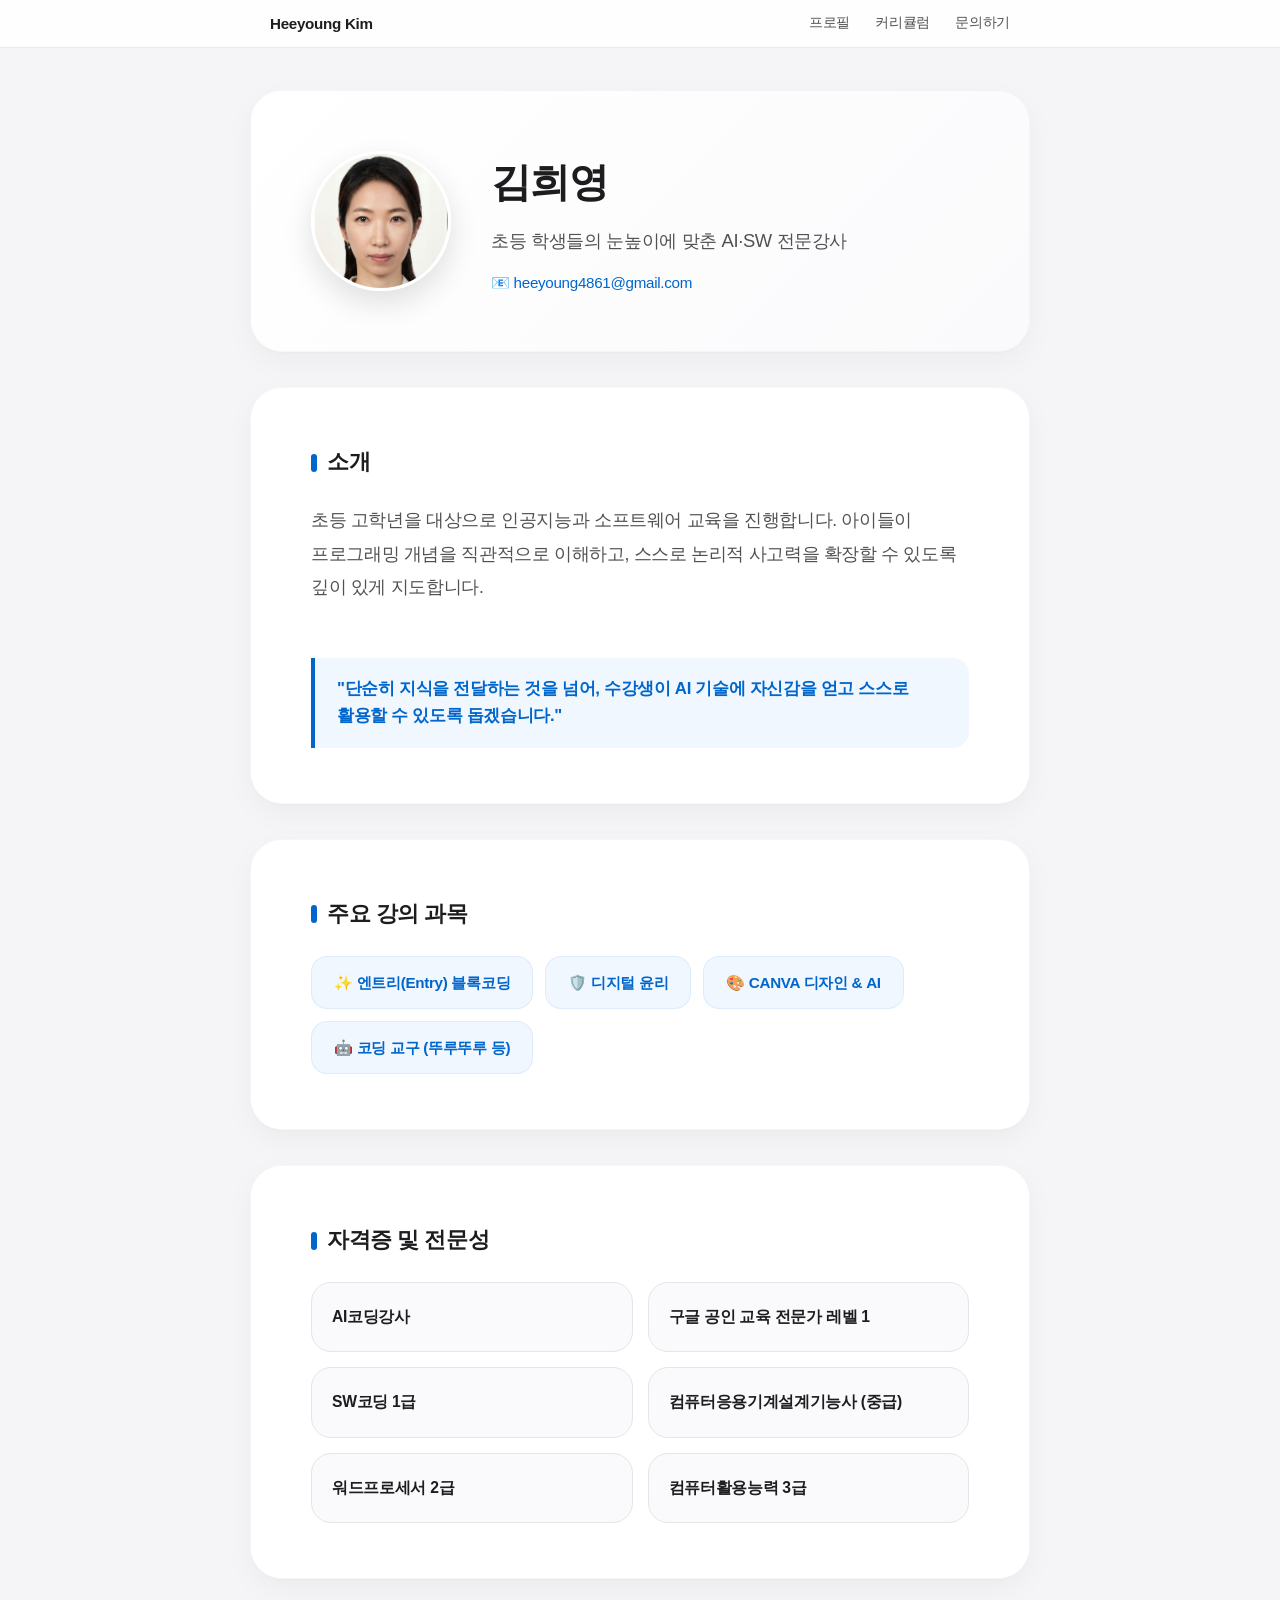
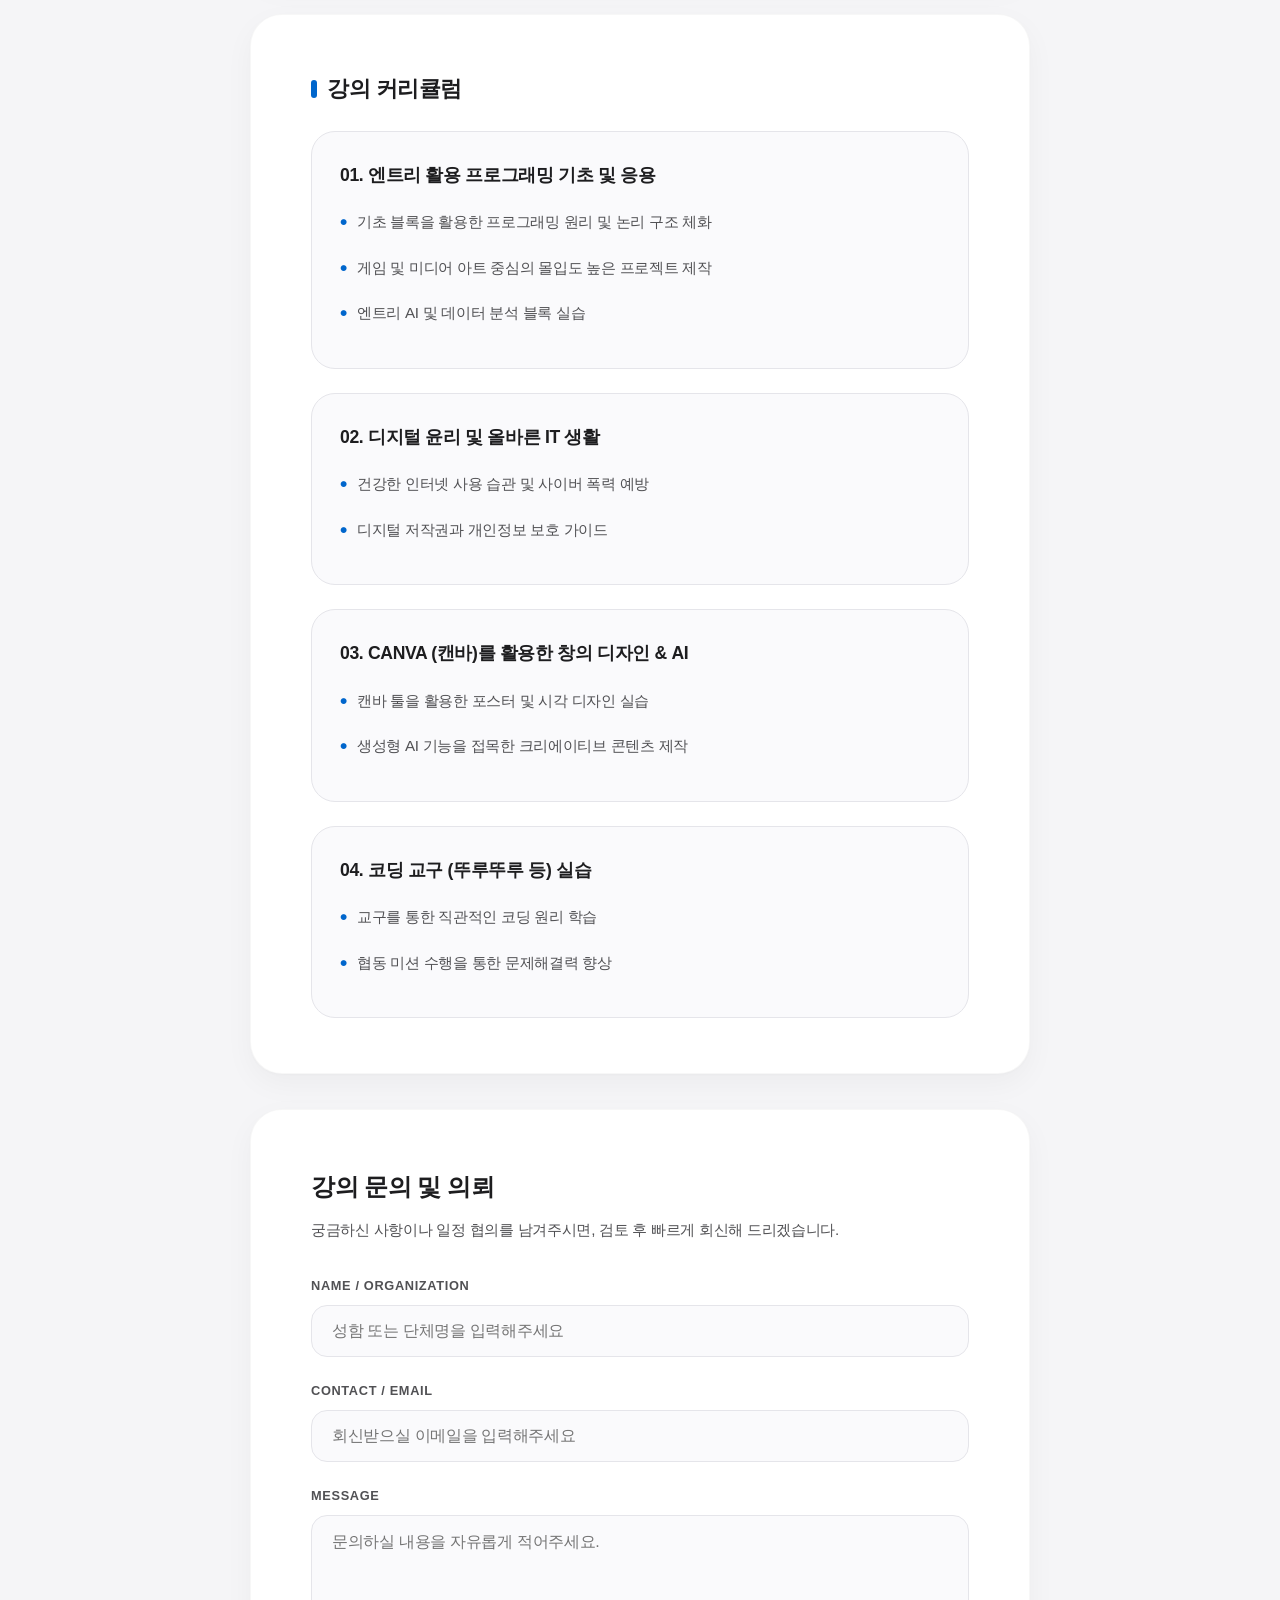
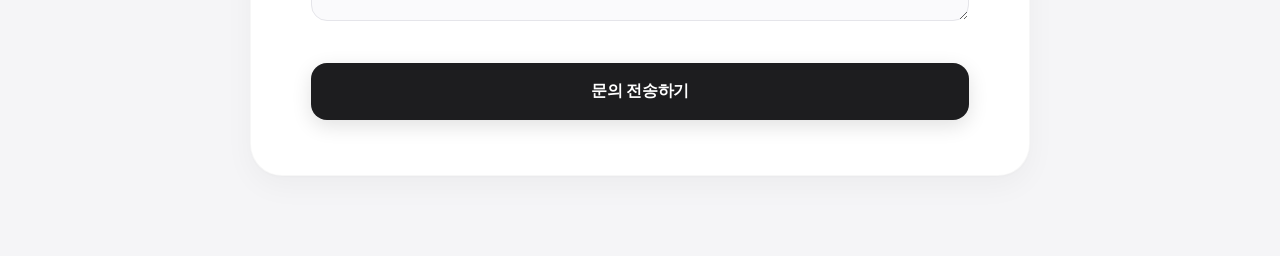
<file: index.html>
<!DOCTYPE html>
<html lang="ko">
<head>
    <meta charset="UTF-8">
    <meta name="viewport" content="width=device-width, initial-scale=1.0">
    <title>김희영 | AI·SW 전문강사 이력서</title>
    <link rel="stylesheet" href="style.css">
</head>
<body>

    <!-- 애플 스타일 상단 네비게이션 탭 바 -->
    <nav class="apple-nav">
        <div class="nav-container">
            <span class="nav-title">Heeyoung Kim</span>
            <div class="nav-links">
                <a href="#profile">프로필</a>
                <a href="#curriculum">커리큘럼</a>
                <a href="#contact">문의하기</a>
            </div>
        </div>
    </nav>

<div class="container" id="profile">
    <!-- 프로필 헤더 카드 -->
    <header class="card">
        <div class="profile-img-container">
            <img src="김희영증명사진.jpg" alt="김희영 프로필 사진" class="profile-img">
        </div>
        <div class="profile-text">
            <h1>김희영</h1>
            <p class="subtitle">초등 학생들의 눈높이에 맞춘 AI·SW 전문강사</p>
            <div class="contact-info">
                <span>📧 heeyoung4861@gmail.com</span>
            </div>
        </div>
    </header>

    <!-- 소개 카드 -->
    <section class="card">
        <h2>소개</h2>
        <p class="intro">
            초등 고학년을 대상으로 인공지능과 소프트웨어 교육을 진행합니다. 
            아이들이 프로그래밍 개념을 직관적으로 이해하고, 스스로 논리적 사고력을 확장할 수 있도록 깊이 있게 지도합니다.<br><br>
            <strong class="highlight-quote">"단순히 지식을 전달하는 것을 넘어, 수강생이 AI 기술에 자신감을 얻고 스스로 활용할 수 있도록 돕겠습니다."</strong>
        </p>
    </section>

    <!-- 주요 강의 과목 카드 -->
    <section class="card">
        <h2>주요 강의 과목</h2>
        <div class="tags">
            <span class="tag">✨ 엔트리(Entry) 블록코딩</span>
            <span class="tag">🛡️ 디지털 윤리</span>
            <span class="tag">🎨 CANVA 디자인 & AI</span>
            <span class="tag">🤖 코딩 교구 (뚜루뚜루 등)</span>
        </div>
    </section>

    <!-- 자격증 및 전문성 카드 (날짜 삭제 완료) -->
    <section class="card">
        <h2>자격증 및 전문성</h2>
        <div class="cert-grid">
            <div class="cert-item">
                <span class="cert-name">AI코딩강사</span>
            </div>
            <div class="cert-item">
                <span class="cert-name">구글 공인 교육 전문가 레벨 1</span>
            </div>
            <div class="cert-item">
                <span class="cert-name">SW코딩 1급</span>
            </div>
            <div class="cert-item">
                <span class="cert-name">컴퓨터응용기계설계기능사 (중급)</span>
            </div>
            <div class="cert-item">
                <span class="cert-name">워드프로세서 2급</span>
            </div>
            <div class="cert-item">
                <span class="cert-name">컴퓨터활용능력 3급</span>
            </div>
        </div>
    </section>

    <!-- 강의 커리큘럼 카드 -->
    <section class="card" id="curriculum">
        <h2>강의 커리큘럼</h2>
        
        <div class="item">
            <span class="item-title">01. 엔트리 활용 프로그래밍 기초 및 응용</span>
            <ul>
                <li>기초 블록을 활용한 프로그래밍 원리 및 논리 구조 체화</li>
                <li>게임 및 미디어 아트 중심의 몰입도 높은 프로젝트 제작</li>
                <li>엔트리 AI 및 데이터 분석 블록 실습</li>
            </ul>
        </div>

        <div class="item">
            <span class="item-title">02. 디지털 윤리 및 올바른 IT 생활</span>
            <ul>
                <li>건강한 인터넷 사용 습관 및 사이버 폭력 예방</li>
                <li>디지털 저작권과 개인정보 보호 가이드</li>
            </ul>
        </div>

        <div class="item">
            <span class="item-title">03. CANVA (캔바)를 활용한 창의 디자인 & AI</span>
            <ul>
                <li>캔바 툴을 활용한 포스터 및 시각 디자인 실습</li>
                <li>생성형 AI 기능을 접목한 크리에이티브 콘텐츠 제작</li>
            </ul>
        </div>

        <div class="item">
            <span class="item-title">04. 코딩 교구 (뚜루뚜루 등) 실습</span>
            <ul>
                <li>교구를 통한 직관적인 코딩 원리 학습</li>
                <li>협동 미션 수행을 통한 문제해결력 향상</li>
            </ul>
        </div>
    </section>

    <!-- 강의 문의 폼 카드 -->
    <section class="card contact-form-box" id="contact">
        <h3>강의 문의 및 의뢰</h3>
        <p>궁금하신 사항이나 일정 협의를 남겨주시면, 검토 후 빠르게 회신해 드리겠습니다.</p>
        
        <form action="https://formspree.io/f/여기에_본인의_폼주소를_넣으세요" method="POST">
            <div class="form-group">
                <label for="name">Name / Organization</label>
                <input type="text" id="name" name="name" placeholder="성함 또는 단체명을 입력해주세요" required>
            </div>
            
            <div class="form-group">
                <label for="email">Contact / Email</label>
                <input type="email" id="email" name="_replyto" placeholder="회신받으실 이메일을 입력해주세요" required>
            </div>
            
            <div class="form-group">
                <label for="message">Message</label>
                <textarea id="message" name="message" rows="4" placeholder="문의하실 내용을 자유롭게 적어주세요." required></textarea>
            </div>
            
            <button type="submit" class="submit-btn">문의 전송하기</button>
        </form>
    </section>
</div>

</body>
</html>
</file>
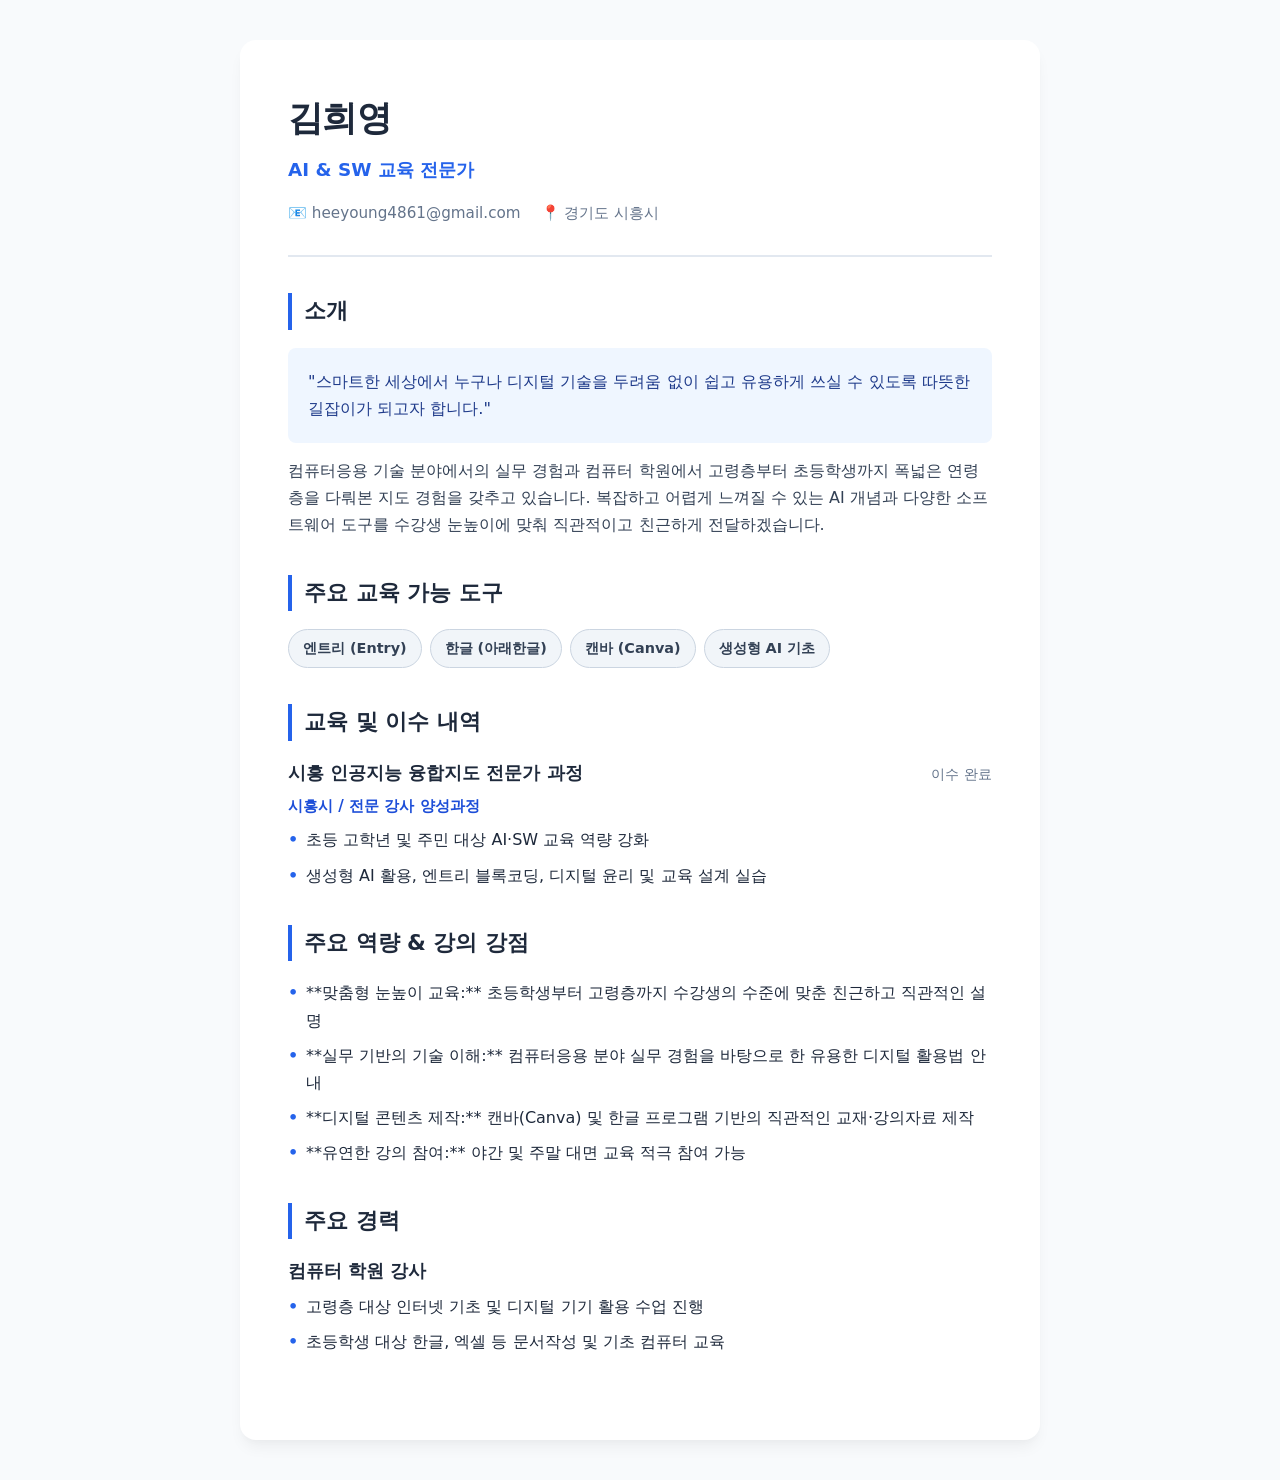
<file: gemini-code-1786603648255.html>
<!DOCTYPE html>
<html lang="ko">
<head>
  <meta charset="UTF-8">
  <meta name="viewport" content="width=device-width, initial-scale=1.0">
  <title>강사 김희영 | 프로필</title>
  <style>
    :root {
      --primary: #2563eb;
      --primary-dark: #1d4ed8;
      --bg: #f8fafc;
      --card-bg: #ffffff;
      --text: #1e293b;
      --sub-text: #64748b;
      --border: #e2e8f0;
    }
    * { box-sizing: border-box; margin: 0; padding: 0; }
    body {
      font-family: 'Pretendard', -apple-system, BlinkMacSystemFont, system-ui, Roboto, sans-serif;
      background-color: var(--bg);
      color: var(--text);
      line-height: 1.7;
      padding: 40px 20px;
    }
    .container {
      max-width: 800px;
      margin: 0 auto;
      background: var(--card-bg);
      padding: 48px;
      border-radius: 16px;
      box-shadow: 0 10px 15px -3px rgba(0, 0, 0, 0.05), 0 4px 6px -2px rgba(0, 0, 0, 0.02);
    }
    header {
      border-bottom: 2px solid var(--border);
      padding-bottom: 28px;
      margin-bottom: 36px;
    }
    h1 { font-size: 2.2rem; color: var(--text); margin-bottom: 6px; letter-spacing: -0.02em; }
    .subtitle { font-size: 1.15rem; color: var(--primary); font-weight: 600; margin-bottom: 16px; }
    .contact { display: flex; gap: 20px; flex-wrap: wrap; color: var(--sub-text); font-size: 0.95rem; }
    .contact-item { display: flex; align-items: center; gap: 6px; }

    section { margin-bottom: 36px; }
    h2 { font-size: 1.35rem; color: var(--text); border-left: 4px solid var(--primary); padding-left: 12px; margin-bottom: 18px; font-weight: 700; }
    
    .intro-box {
      background-color: #eff6ff;
      border-radius: 8px;
      padding: 20px;
      color: #1e3a8a;
      font-size: 1.02rem;
    }
    
    .item { margin-bottom: 20px; }
    .item-header { display: flex; justify-content: space-between; align-items: baseline; margin-bottom: 6px; }
    .item-title { font-weight: 700; font-size: 1.1rem; color: var(--text); }
    .date { color: var(--sub-text); font-size: 0.9rem; font-weight: 500; }
    .item-sub { color: var(--primary-dark); font-weight: 600; font-size: 0.95rem; margin-bottom: 6px; }

    ul { list-style: none; padding-left: 0; }
    li { position: relative; padding-left: 18px; margin-bottom: 8px; color: var(--text); }
    li::before { content: "•"; position: absolute; left: 0; color: var(--primary); font-weight: bold; }

    .tag-container { display: flex; flex-wrap: wrap; gap: 8px; margin-top: 12px; }
    .tag { background: #f1f5f9; color: #334155; padding: 6px 14px; border-radius: 20px; font-size: 0.9rem; font-weight: 600; border: 1px solid #cbd5e1; }

    @media (max-width: 640px) {
      .container { padding: 24px; }
      h1 { font-size: 1.8rem; }
      .contact { flex-direction: column; gap: 8px; }
    }
  </style>
</head>
<body>
  <div class="container">
    <header>
      <h1>김희영</h1>
      <p class="subtitle">AI & SW 교육 전문가</p>
      <div class="contact">
        <div class="contact-item">📧 heeyoung4861@gmail.com</div>
        <div class="contact-item">📍 경기도 시흥시</div>
      </div>
    </header>

    <section>
      <h2>소개</h2>
      <div class="intro-box">
        "스마트한 세상에서 누구나 디지털 기술을 두려움 없이 쉽고 유용하게 쓰실 수 있도록 따뜻한 길잡이가 되고자 합니다."
      </div>
      <p style="margin-top: 14px; color: #334155;">
        컴퓨터응용 기술 분야에서의 실무 경험과 컴퓨터 학원에서 고령층부터 초등학생까지 폭넓은 연령층을 다뤄본 지도 경험을 갖추고 있습니다. 복잡하고 어렵게 느껴질 수 있는 AI 개념과 다양한 소프트웨어 도구를 수강생 눈높이에 맞춰 직관적이고 친근하게 전달하겠습니다.
      </p>
    </section>

    <section>
      <h2>주요 교육 가능 도구</h2>
      <div class="tag-container">
        <span class="tag">엔트리 (Entry)</span>
        <span class="tag">한글 (아래한글)</span>
        <span class="tag">캔바 (Canva)</span>
        <span class="tag">생성형 AI 기초</span>
      </div>
    </section>

    <section>
      <h2>교육 및 이수 내역</h2>
      <div class="item">
        <div class="item-header">
          <span class="item-title">시흥 인공지능 융합지도 전문가 과정</span>
          <span class="date">이수 완료</span>
        </div>
        <p class="item-sub">시흥시 / 전문 강사 양성과정</p>
        <ul>
          <li>초등 고학년 및 주민 대상 AI·SW 교육 역량 강화</li>
          <li>생성형 AI 활용, 엔트리 블록코딩, 디지털 윤리 및 교육 설계 실습</li>
        </ul>
      </div>
    </section>

    <section>
      <h2>주요 역량 & 강의 강점</h2>
      <ul>
        <li>**맞춤형 눈높이 교육:** 초등학생부터 고령층까지 수강생의 수준에 맞춘 친근하고 직관적인 설명</li>
        <li>**실무 기반의 기술 이해:** 컴퓨터응용 분야 실무 경험을 바탕으로 한 유용한 디지털 활용법 안내</li>
        <li>**디지털 콘텐츠 제작:** 캔바(Canva) 및 한글 프로그램 기반의 직관적인 교재·강의자료 제작</li>
        <li>**유연한 강의 참여:** 야간 및 주말 대면 교육 적극 참여 가능</li>
      </ul>
    </section>

    <section>
      <h2>주요 경력</h2>
      <div class="item">
        <div class="item-header">
          <span class="item-title">컴퓨터 학원 강사</span>
        </div>
        <ul>
          <li>고령층 대상 인터넷 기초 및 디지털 기기 활용 수업 진행</li>
          <li>초등학생 대상 한글, 엑셀 등 문서작성 및 기초 컴퓨터 교육</li>
        </ul>
      </div>
    </section>
  </div>
</body>
</html>
</file>
<file: style.css>
:root {
    --bg-color: #f5f5f7;            /* 애플 시그니처 실버 그레이 */
    --card-bg: #ffffff;             
    --text-primary: #1d1d1f;        
    --text-secondary: #515154;      
    --accent-color: #0066cc;        /* 애플 블루 포인트 */
    --accent-light: #f0f7ff;
    --border-color: #e5e5ea;        
}

* {
    box-sizing: border-box;
    margin: 0;
    padding: 0;
    font-family: 'Pretendard', -apple-system, BlinkMacSystemFont, "Segoe UI", Roboto, sans-serif;
    letter-spacing: -0.02em;
}

body {
    background-color: var(--bg-color);
    color: var(--text-primary);
    line-height: 1.8;
    padding-top: 50px; /* 상단 네비게이션 공간 확보 */
    padding-bottom: 80px;
    padding-left: 20px;
    padding-right: 20px;
}

/* 🍎 애플 스타일 상단 네비게이션 바 */
.apple-nav {
    position: fixed;
    top: 0;
    left: 0;
    width: 100%;
    height: 48px;
    background-color: rgba(255, 255, 255, 0.85);
    backdrop-filter: blur(20px);
    -webkit-backdrop-filter: blur(20px);
    border-bottom: 1px solid rgba(0, 0, 0, 0.08);
    z-index: 1000;
    display: flex;
    justify-content: center;
    align-items: center;
}

.nav-container {
    width: 100%;
    max-width: 780px;
    padding: 0 20px;
    display: flex;
    justify-content: space-between;
    align-items: center;
}

.nav-title {
    font-size: 0.95rem;
    font-weight: 600;
    color: var(--text-primary);
}

.nav-links {
    display: flex;
    gap: 25px;
}

.nav-links a {
    text-decoration: none;
    font-size: 0.85rem;
    color: var(--text-secondary);
    transition: color 0.2s;
}

.nav-links a:hover {
    color: var(--accent-color);
}

/* 본문 컨테이너 */
.container {
    max-width: 780px;
    margin: 40px auto 0 auto;
    display: flex;
    flex-direction: column;
    gap: 35px;
}

/* 카드 공통 스타일 */
.card {
    background: var(--card-bg);
    padding: 55px 60px;
    border-radius: 32px;
    box-shadow: 0 10px 30px rgba(0, 0, 0, 0.04), 0 1px 3px rgba(0, 0, 0, 0.02);
    border: 1px solid rgba(0, 0, 0, 0.03);
    transition: transform 0.3s ease, box-shadow 0.3s ease;
}

.card:hover {
    box-shadow: 0 15px 35px rgba(0, 0, 0, 0.06);
}

/* 1. 프로필 헤더 카드 */
header.card {
    display: flex;
    align-items: center;
    gap: 40px;
    background: linear-gradient(135deg, #ffffff 0%, #fafafc 100%);
}

.profile-img-container {
    width: 140px;
    height: 140px;
    flex-shrink: 0;
}

.profile-img {
    width: 100%;
    height: 100%;
    object-fit: cover;
    border-radius: 50%;
    box-shadow: 0 12px 30px rgba(0, 0, 0, 0.12);
    border: 3px solid #ffffff;
}

.profile-text h1 {
    font-size: 2.5rem;
    color: var(--text-primary);
    margin-bottom: 6px;
    font-weight: 700;
}

.profile-text p.subtitle {
    font-size: 1.15rem;
    color: var(--text-secondary);
    font-weight: 500;
    margin-bottom: 12px;
}

.contact-info {
    font-size: 0.95rem;
    color: var(--accent-color);
    font-weight: 500;
}

/* 섹션 타이틀 */
h2 {
    font-size: 1.35rem;
    color: var(--text-primary);
    margin-bottom: 22px;
    font-weight: 700;
    display: flex;
    align-items: center;
    gap: 10px;
}

h2::before {
    content: '';
    display: inline-block;
    width: 6px;
    height: 18px;
    background-color: var(--accent-color);
    border-radius: 3px;
}

/* 소개글 */
.intro {
    font-size: 1.1rem;
    color: var(--text-secondary);
    word-break: keep-all;
    line-height: 1.9;
}

/* 🌟 교육 철학 강조 박스 스타일 */
.highlight-quote {
    display: block;
    margin-top: 20px;
    padding: 18px 22px;
    background-color: var(--accent-light);
    color: var(--accent-color);
    border-left: 4px solid var(--accent-color);
    border-radius: 0 16px 16px 0;
    font-size: 1.05rem;
    font-weight: 600;
    line-height: 1.6;
}

/* 과목 태그 스타일 */
.tags {
    display: flex;
    flex-wrap: wrap;
    gap: 12px;
}

.tag {
    background-color: var(--accent-light);
    color: var(--accent-color);
    padding: 12px 22px;
    border-radius: 16px;
    font-size: 0.95rem;
    font-weight: 600;
    border: 1px solid rgba(0, 102, 204, 0.08);
    transition: all 0.2s ease;
}

.tag:hover {
    background-color: #e2efff;
    transform: translateY(-2px);
}

/* 자격증 그리드 카드 스타일 */
.cert-grid {
    display: grid;
    grid-template-columns: repeat(auto-fit, minmax(210px, 1fr));
    gap: 15px;
}

.cert-item {
    background: #fafafc;
    padding: 20px;
    border-radius: 20px;
    border: 1px solid var(--border-color);
    display: flex;
    align-items: center;
    transition: 0.2s ease;
}

.cert-item:hover {
    background: #ffffff;
    border-color: var(--accent-color);
    box-shadow: 0 4px 12px rgba(0, 102, 204, 0.08);
}

.cert-name {
    font-weight: 600;
    font-size: 0.98rem;
    color: var(--text-primary);
}

/* 커리큘럼 아이템 박스 */
.item {
    margin-bottom: 24px;
    background: #fafafc;
    padding: 28px;
    border-radius: 24px;
    border: 1px solid var(--border-color);
}

.item:last-child {
    margin-bottom: 0;
}

.item-title {
    font-weight: 700;
    font-size: 1.1rem;
    color: var(--text-primary);
    margin-bottom: 12px;
    display: block;
}

ul {
    list-style-type: none;
    padding-left: 0;
    color: var(--text-secondary);
    font-size: 0.95rem;
}

li {
    margin-bottom: 8px;
    display: flex;
    align-items: center;
    gap: 10px;
}

li:before {
    content: '•';
    color: var(--accent-color);
    font-weight: bold;
    font-size: 1.3rem;
}

/* 문의 폼 */
.contact-form-box h3 {
    font-size: 1.5rem;
    color: var(--text-primary);
    margin-bottom: 8px;
    font-weight: 700;
}

.contact-form-box p {
    color: var(--text-secondary);
    font-size: 0.95rem;
    margin-bottom: 30px;
}

.form-group {
    margin-bottom: 22px;
}

.form-group label {
    display: block;
    font-size: 0.8rem;
    font-weight: 700;
    color: var(--text-secondary);
    margin-bottom: 8px;
    text-transform: uppercase;
    letter-spacing: 0.05em;
}

.form-group input, 
.form-group textarea {
    width: 100%;
    padding: 16px 20px;
    border: 1px solid var(--border-color);
    border-radius: 16px;
    font-size: 1rem;
    outline: none;
    background-color: #fafafc;
    color: var(--text-primary);
    transition: all 0.3s ease;
}

.form-group input:focus, 
.form-group textarea:focus {
    border-color: var(--accent-color);
    background-color: #ffffff;
    box-shadow: 0 0 0 4px rgba(0, 102, 204, 0.12);
}

.submit-btn {
    background-color: var(--text-primary);
    color: white;
    border: none;
    padding: 18px;
    font-size: 1rem;
    font-weight: 600;
    border-radius: 16px;
    cursor: pointer;
    width: 100%;
    transition: all 0.3s ease;
    margin-top: 10px;
    box-shadow: 0 6px 20px rgba(0, 0, 0, 0.12);
}

.submit-btn:hover {
    background-color: var(--accent-color);
    transform: translateY(-2px);
    box-shadow: 0 8px 25px rgba(0, 102, 204, 0.25);
}

/* 모바일 대응 */
@media (max-width: 640px) {
    .card {
        padding: 35px 25px;
    }
    header.card {
        flex-direction: column;
        text-align: center;
    }
    body {
        padding-top: 60px;
        padding-left: 15px;
        padding-right: 15px;
    }
}
</file>
